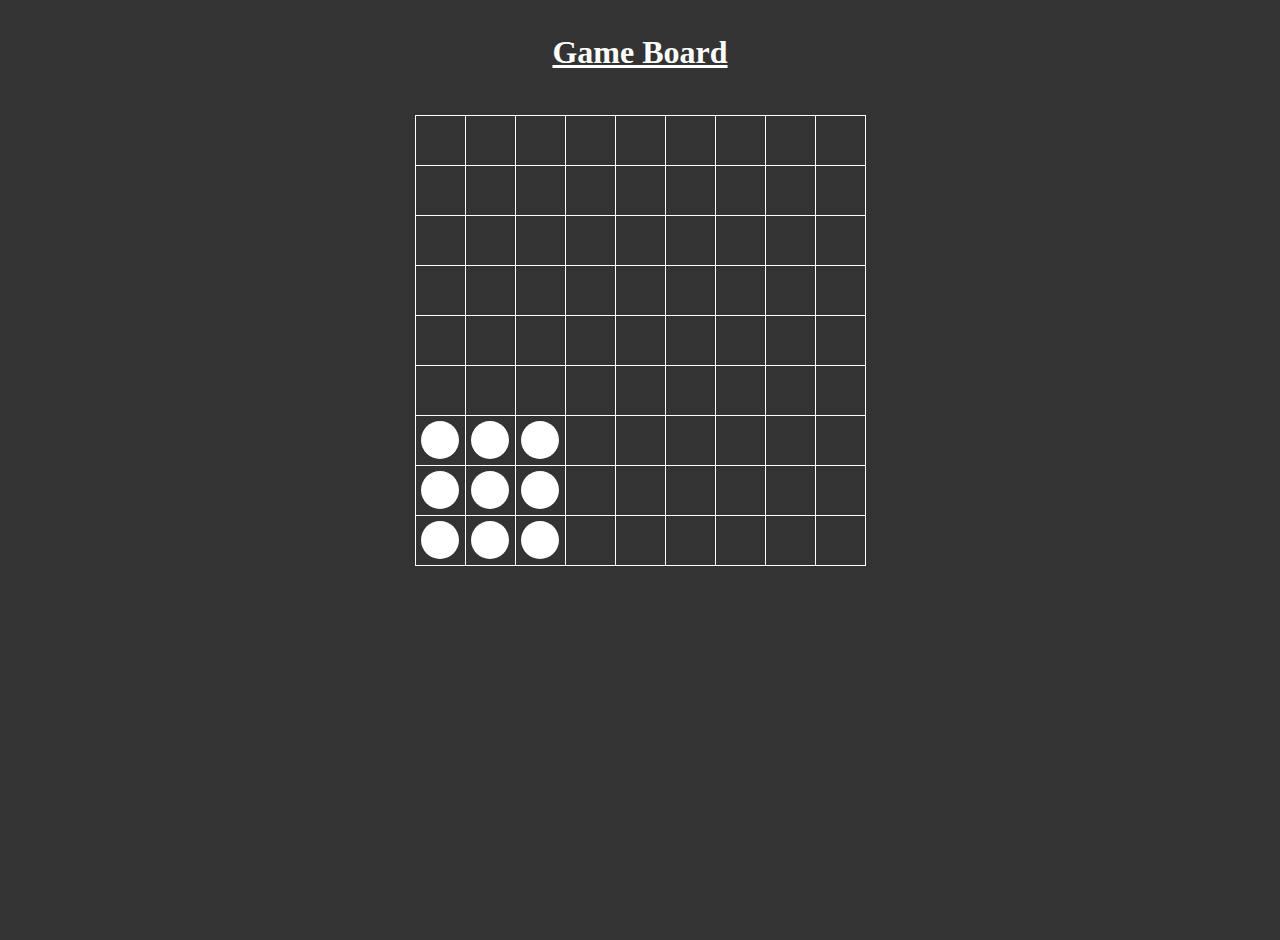
<file: halma/index.html>
<!DOCTYPE html>
<html>
<head>
	<meta charset="utf-8">
  <title>Halma</title>
	<link rel="stylesheet" type="text/css" href="css/style.css">
</head>
<body onload="init()">
 	<div id="wrapper">
 			<h1>Game Board</h1>
	 		<canvas width="451" height="451" id="board">
	 		</canvas>
 		</div>
  <script type="text/javascript" src="js/game.js"></script>
</body>
</html>
</file>
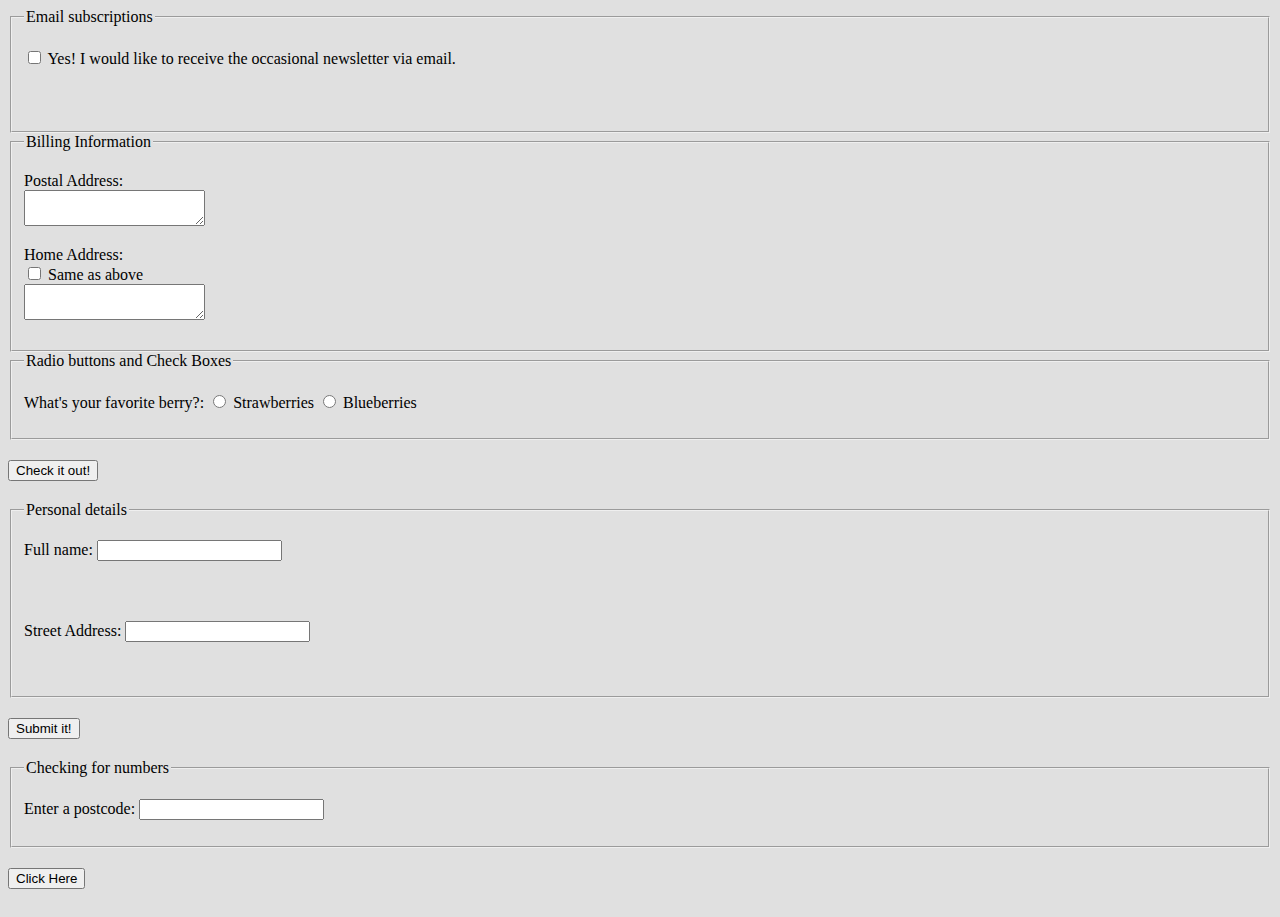
<file: peekaboo/index.html>
<!DOCTYPE HTML>
<html lang="en">
<head>
    <title>JavaScript Challenges</title>
    <link rel="stylesheet" type="text/css" href="css/main.css">
</head>
<body onLoad="init()">

<form action="#" method="get">
  <fieldset>
    <legend>Email subscriptions</legend>
    <p id="subscribepara">
      <label>
        <input type="checkbox" name="subscribe" id="subscribe">
        Yes! I would like to receive the occasional newsletter via email.
      </label>
    </p>
    <p id="emailpara">
      <label>
        Email Address:
        <input type="text" name="email" id="email">
      </label>
    </p>
  </fieldset>
</form>
<form action="#" method="get">
  <fieldset>
  <legend>Billing Information</legend>
  <p><label>
      Postal Address:<br>
    <textarea name="postaladdress" id="postaladdress"></textarea>
    </label></p>
  <p>
    Home Address:<br>
    <label>
       <input type="checkbox" name="homepostalcheck" id="homepostalcheck">
       Same as above
    </label><br>
    <textarea name="homeaddress" id="homeaddress"></textarea>
  </p>
  </fieldset>
</form>
<form action="#" method="get" onsubmit="return berryForm()">
  <fieldset>
    <legend>Radio buttons and Check Boxes</legend>
    <p>
      What's your favorite berry?: 
      <label>
        <input type="radio" value="strawberry" name="favfruit" id="optstraw">
        Strawberries
      </label>
      <label>
        <input type="radio" value="blueberry" name="favfruit" id="optblue">
        Blueberries
      </label>
    </p>
  </fieldset>
  <input type="submit" value="Check it out!" class="btn">
</form>
<form action="#" method="get" onsubmit="return personalForm()">
  <fieldset>
    <legend>Personal details</legend>
    <p>
      <label> Full name: <input type="text" name="fullname" id="fullname">
      </label>
    </p>
    <p class="errormsg" id="nameerrormsg">Please enter your name above</p>
    <p>
      <label>
        Street Address:
        <input type="text" name="streetaddr" id="streetaddr">
      </label>
    </p>
    <p class="errormsg" id="addrerrormsg">Please enter your street address</p>
  </fieldset>
  <input type="submit" value="Submit it!" class="btn" id="personalDetailsSubmit"> 
</form>

<form action="#" method="get" onsubmit="return numberForm()">
  <fieldset>
    <legend>Checking for numbers</legend>
    <p> 
      Enter a postcode: <input type="textbox" name="numBox" id="numBox">
    </p>
  </fieldset>
  <input type="submit" value="Click Here" class="btn" id="checkForNumber">
</form>

</body>
<footer>
	    <script type="text/javascript" src="js/peek.js"></script>
</footer>
</html>
</file>
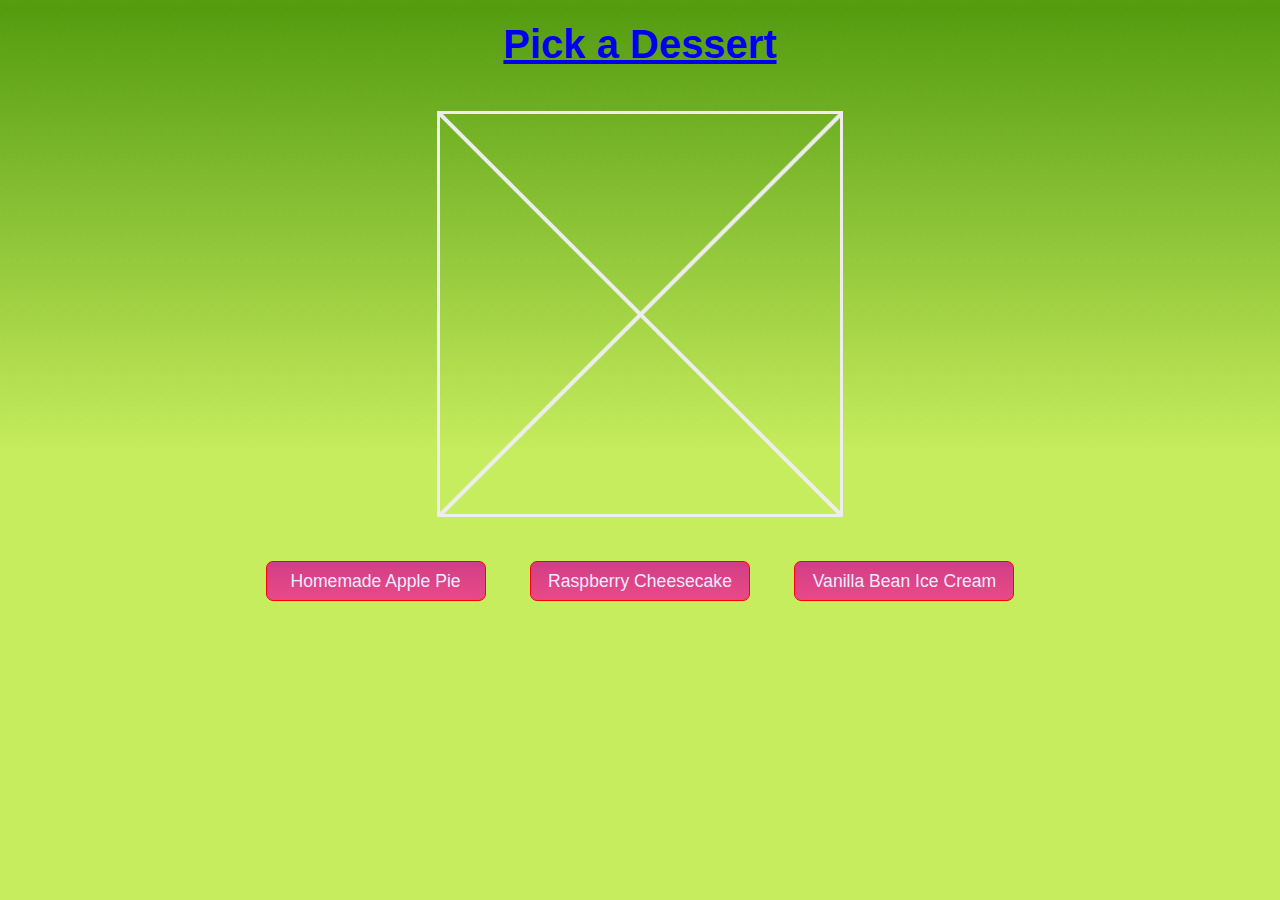
<file: pick-dessert/index.html>
<!DOCTYPE html>
<html>
<head>
  <meta charset="utf-8">
  <link rel="stylesheet" href="css/style.css">
  <title>Pick Your Favorite Dessert</title>
</head>
<body>
  <div id="wrapper">    
    <header>
      <h1><a href="index.html">Pick a Dessert</a></h1>
    </header>
    <section>
      <img src="img/blank.png" alt="dessert" id="dessert">
    </section>
    <form action="pick">
      <button type="button" class="bt" id="pie">Homemade Apple Pie</button>
      <button type="button" class="bt" id="cake">Raspberry Cheesecake</button>
      <button type="button" class="bt" id="cream">Vanilla Bean Ice Cream</button>
    </form>
  </div>

  <script type="text/javascript" src="js/jquery.js"></script>
  <script type="text/javascript" src="js/tasty.js"></script>
</body>
</html>
</file>
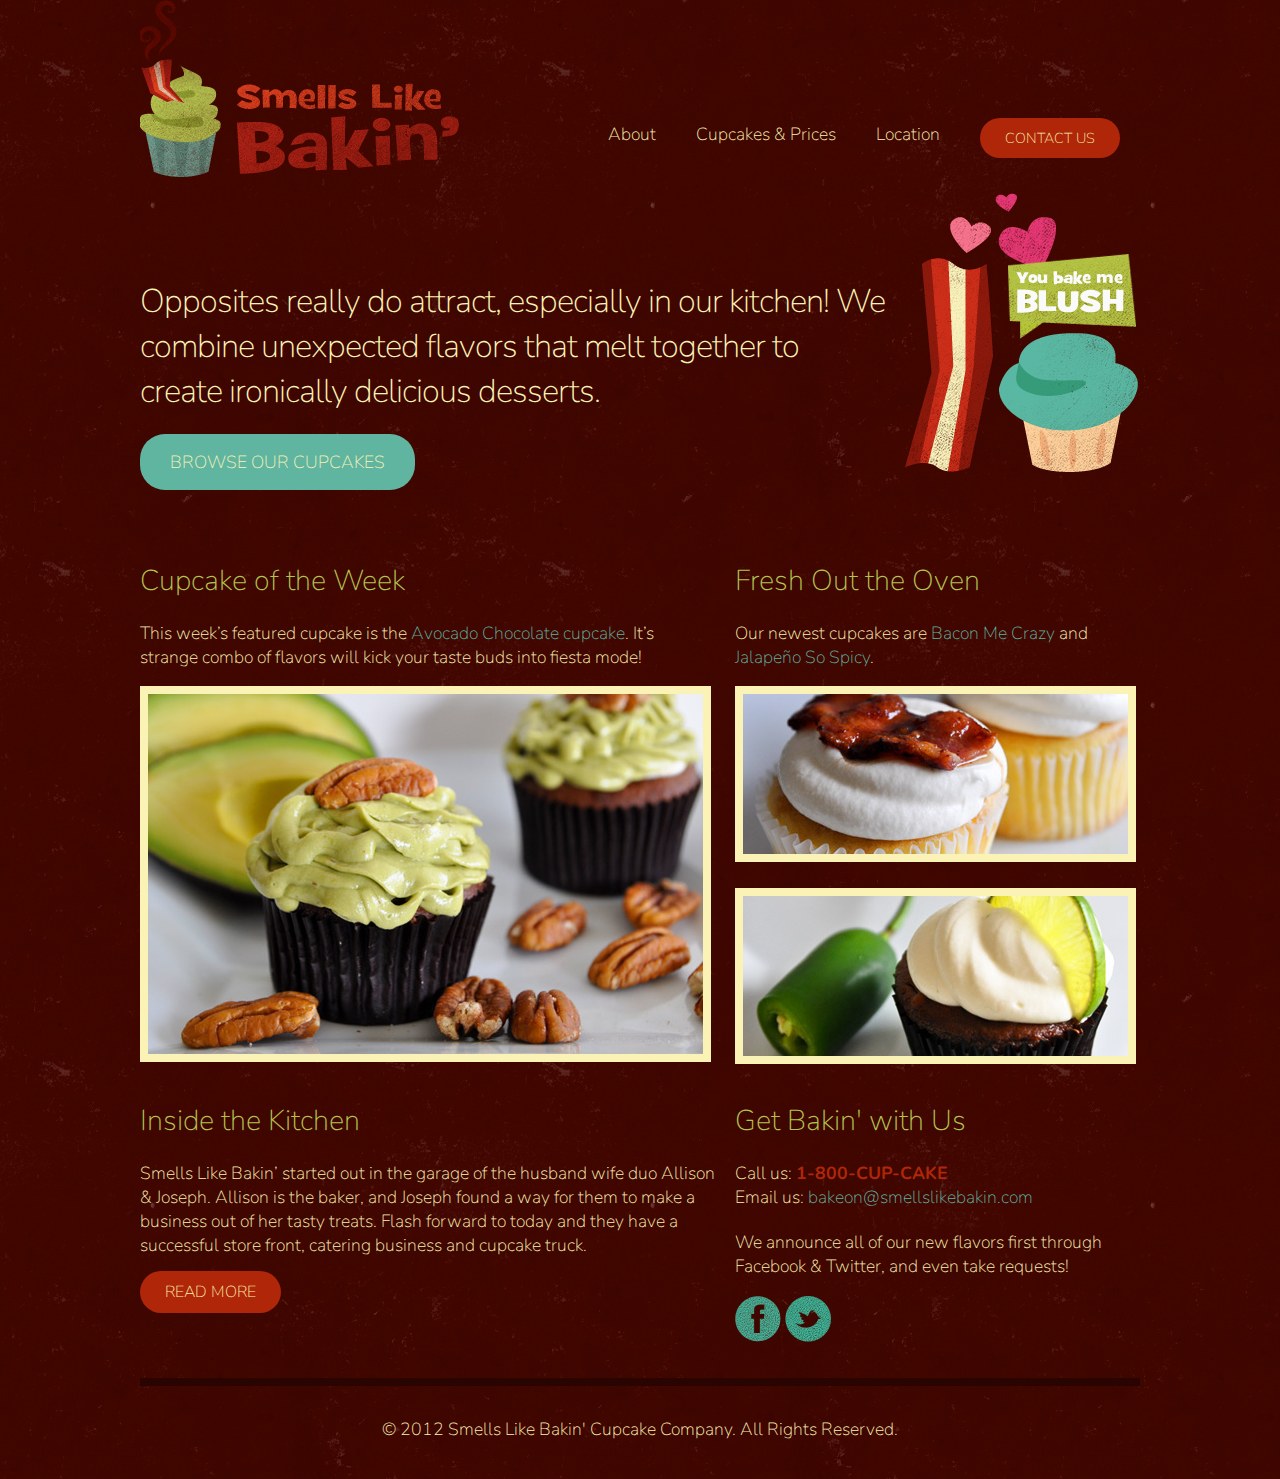
<file: smells-like-bakin/index.html>
<!DOCTYPE html>
<html>
  <head>
    <meta http-equiv="content-type" content="text/html"; charset="utf-8">
    <link rel="stylesheet" type="text/css" href="css/normalize.css">
    <link rel="stylesheet" type="text/css" href="css/grid.css">
    <link rel="stylesheet" type="text/css" href="css/style.css">
    <link rel="stylesheet" type="text/css" href="http://fonts.googleapis.com/css?family=Nunito:400,300,700">

    <title>Smells Like Bakin' Cupcake Shop</title>
  </head>
  <body>
    <div class="wrapper">
      <div id="intro">
        <div class="grid_4">
          <img src="img/logo.gif" alt="smells_like_bakin">
        </div>
        <div class="grid_8 omega">
          <ul id="nav">
            <li><a href="#">About</a></li>
            <li><a href="orderform.html">Cupcakes &amp; Prices</a></li>
            <li><a href="#">Location</a></li>
            <li class="last"><a href="#" class="maroon btn">CONTACT US</a></li>
          </ul>
        </div>
      </div>

      <div class="hero">
        <div class="grid_9 hero">
          <h2> Opposites really do attract, especially in our kitchen! We combine unexpected flavors that melt together to create ironically delicious desserts.</h2>
          <p><a href="#" class="aqua btn">BROWSE OUR CUPCAKES</a></p>
        </div>
        <div class="grid_3 omega">
          <img src="img/you-bake-me-blush.gif" alt="you_bake_me_blush">
        </div>
      </div>

      <div id="content">
        <div id="featured-cupcake" class="grid_7">
          <h3>Cupcake of the Week</h3>
          <p>This week’s featured cupcake is the <span class="aqua-text">Avocado Chocolate cupcake</span>. It’s strange combo of flavors will kick your taste buds into fiesta mode!
          </p>
          <img src="img/featured-cupcake.jpg" alt="featured-cupcake" class="img-border">
        </div>
        <div id="fresh-oven" class="grid_5 omega">
          <h3>Fresh Out the Oven </h3>
          <p>Our newest cupcakes are <span class="aqua-text">Bacon Me Crazy</span> and <span class="aqua-text">Jalapeño So Spicy</span>.</p>
          <img src="img/new-cupcake-bacon.jpg" alt="new-cupcake-bacon" class="img-border top">
          <img src="img/new-cupcake-jalapeno.jpg" alt="new-cupcake-jalapeno" class="img-border">
        </div>
        <div id="inside-kitchen" class="grid_7">
          <h3>Inside the Kitchen</h3>
          <p>Smells Like Bakin’ started out in the garage of the husband wife duo Allison &amp; Joseph. Allison is the baker, and Joseph found a way for them to make a business out of her tasty treats. Flash forward to today and they have a successful store front, catering business and cupcake truck.</p>
          <a href="#" class="maroon btn">READ MORE</a>
        </div>
        <div id="get-bakin" class="grid_5 omega">
          <h3>Get Bakin' with Us</h3>
          <p>Call us: <span class="maroon-text"><strong>1-800-CUP-CAKE</strong></span><br>
            Email us: <span class="aqua-text">bakeon@smellslikebakin.com</span>
          </p>
          <p>We announce all of our new flavors first through Facebook &amp; Twitter, and even take requests!</p>
          <a href="www.facebook.com/smellslikebakin"><img src="img/facebook.gif" alt="facebook"></a>
          <a href="www.twitter.com/smellslikebakin"><img src="img/twitter.gif" alt="twitter"></a>
        </div>
      </div>

      <div id="footer" class="grid_12">
        <p class="copyright">&copy; 2012 Smells Like Bakin' Cupcake Company. All Rights Reserved.</p>
      </div>

    </div>
  </body>
</html>
</file>
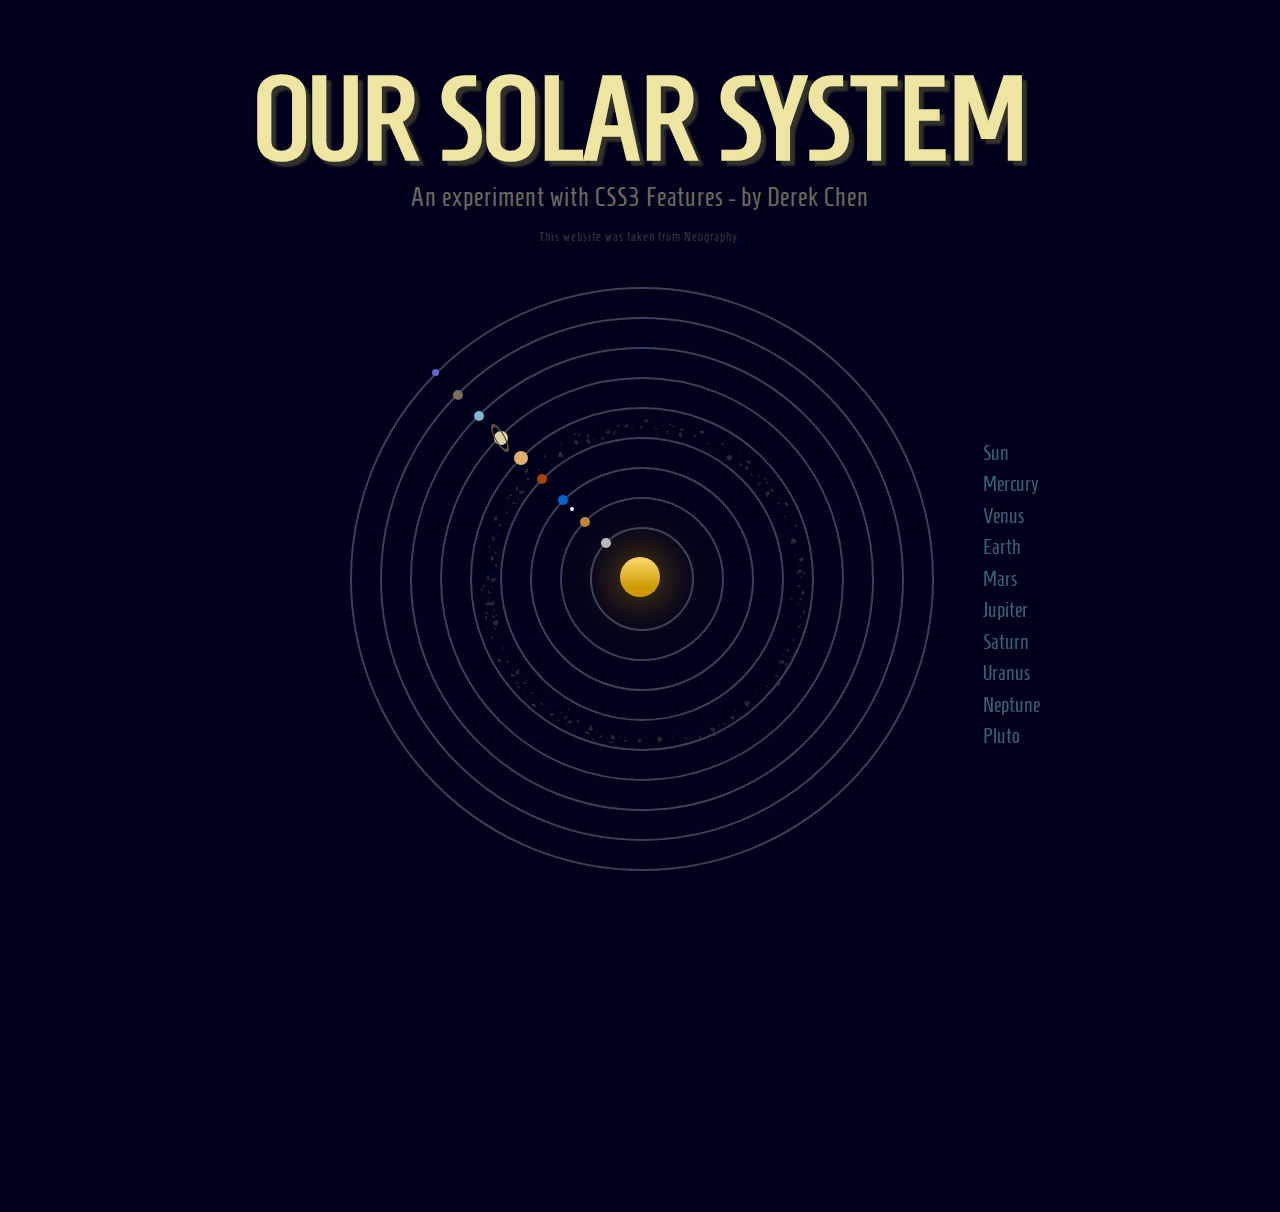
<file: solar-system/index.html>
<!DOCTYPE html>
<html>
  <head>
    <title>Our Solar System</title>
    <meta name="author" content="Alex Giron" /> 
    <meta name="copyright" content="Neography" /> 
    <link rel="stylesheet" type="text/css" href="css/style.css">
    <link href='http://fonts.googleapis.com/css?family=Homenaje' rel='stylesheet' type='text/css'>
  </head>
  <body>
    <div id="wrapper">
        <section>
          <header class="clearfix">
              <h1>Our Solar System</h1>
              <p>An experiment with CSS3 Features - by Derek Chen</p>
              <p class="disclaimer">This website was taken from <a 
                href="http://neography.com/experiment/circles/solarsystem/">Neography</a>.</p>
          </header>
        </section>
    
        <section class="clearfix" id="solar">
          <ul class="solarsystem">
            <li class="sun"><a href="#sun"><span>Sun</span></a></li>
            <li class="mercury"><a href="#mercury"><span>Mercury</span></a></li>
            <li class="venus"><a href="#venus"><span>Venus</span></a></li>
            <li class="earth"><a href="#earth"><span>Earth
              <span class="moon">Moon</span></span></a></li>
            <li class="mars"><a href="#mars"><span>Mars</span></a></li>
            <li class="asteroid"><span>Asteroids &amp; Meteorids</span></li>
            <li class="jupiter"><a href="#jupiter"><span>Jupiter</span></a></li>
            <li class="saturn"><a href="#saturn"><span>Saturn<span class="ring">Ring</span></span></a></li>
            <li class="uranus"><a href="#uranus"><span>Uranus</span></a></li>
            <li class="neptune"><a href="#neptune"><span>Neptune</span></a></li>
            <li class="pluto"><a href="#pluto"><span>Pluto</span></a></li>
          </ul>  
        </section>

        <div class="names">
          <ul>
            <li id="sun">Sun</li>
            <li id="mercury">Mercury</li>
            <li id="venus">Venus</li>
            <li id="earth">Earth</li>
            <li id="mars">Mars</li>
            <li id="jupiter">Jupiter</li>
            <li id="saturn">Saturn</li>
            <li id="uranus">Uranus</li>
            <li id="neptune">Neptune</li>
            <li id="pluto">Pluto</li>
          </ul>
        </div>


    </div>
  </body>  
</html>
</file>
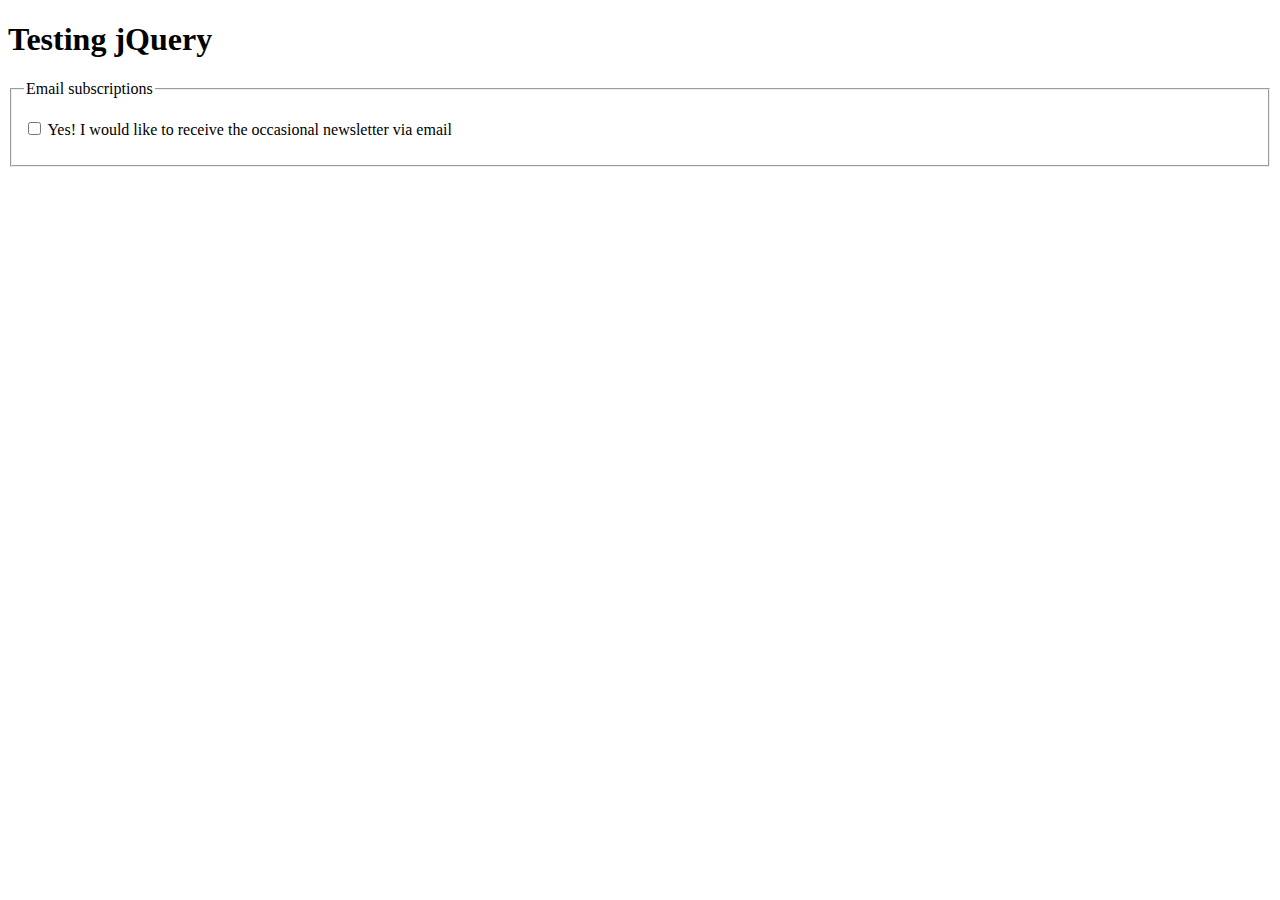
<file: peekaboo/index2.html>
<!DOCTYPE HTML>
<html lang="en">
  <head>
    <title>Javascript challenge 10</title>
    <script type="text/javascript" src="js/jquery.js"></script>
    <script type="text/javascript">
      $(function(){
        $("p#emailpara").hide();
        $("[type=checkbox]").click(function(){
          $("p#emailpara").slideDown("slow");
        });
      });
    </script>

  </head>
  <body>
    <h1>Testing jQuery</h1>
    <form action="mailto:me@example.com" method="post">
      <fieldset>
        <legend>Email subscriptions</legend>

        <p id="subscribepara">
          <label>
            <input type="checkbox" name="subscribe" id="subscribe">
            Yes! I would like to receive the occasional newsletter via email
          </label>
        </p>

        <p id="emailpara">
          <label>
            Email Address:
            <input type="text" name="email" id="email">
          </label>
        </p>

      </fieldset>
    </form>
  </body>
</html>
</file>
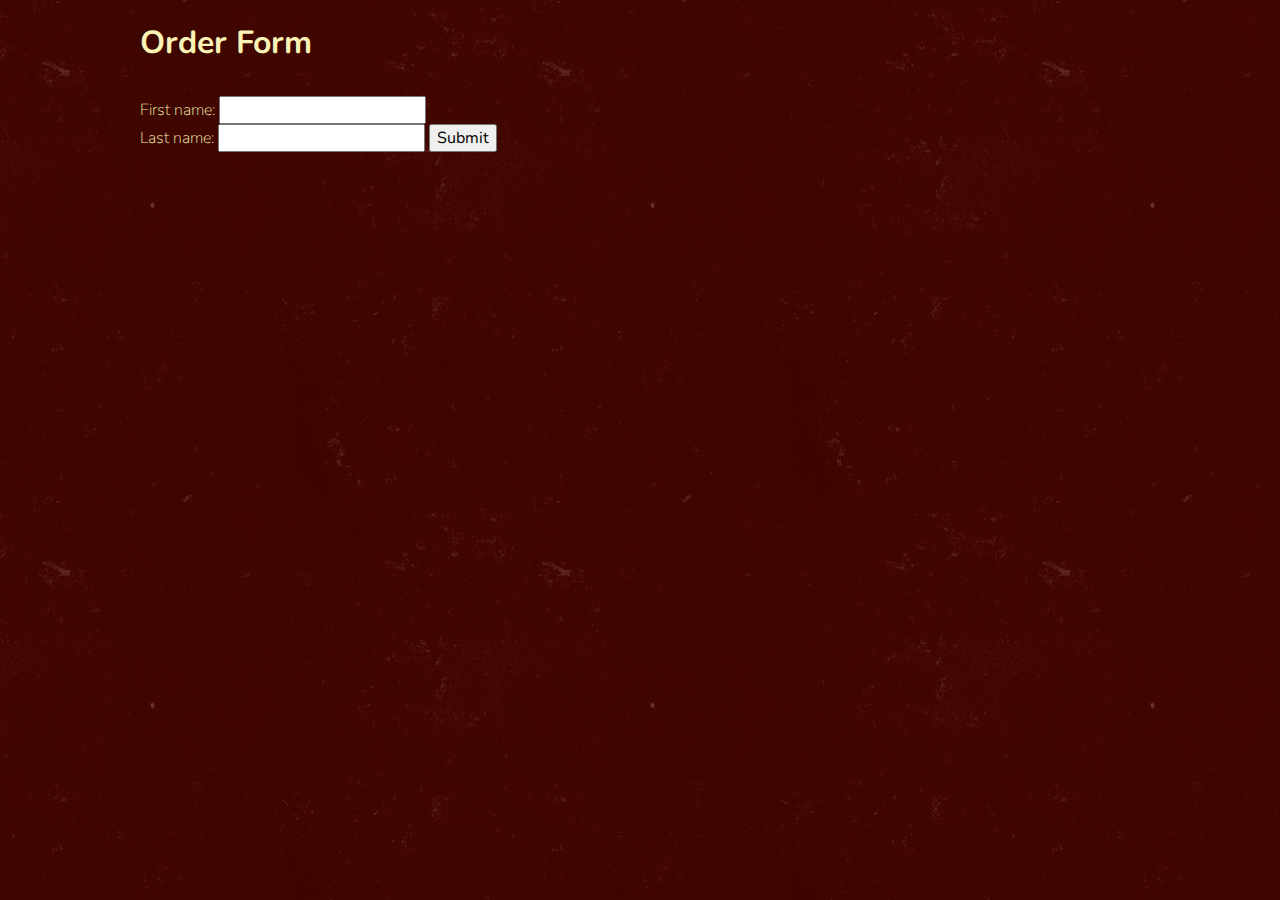
<file: smells-like-bakin/orderform.html>
<!DOCTYPE html>
<html>
  <head>
    <meta http-equiv="content-type" content="text/html"; charset="utf-8">
    <link rel="stylesheet" type="text/css" href="css/style.css">
    <link rel="stylesheet" type="text/css" href="css/grid.css">
    <link rel="stylesheet" type="text/css" href="css/normalize.css">
    <link rel="stylesheet" type="text/css" href="http://fonts.googleapis.com/css?family=Nunito:400,300,700">

    <title>Cupcake Order Form</title>
  </head>
  <body>
    <div class="wrapper">
      <div id="intro">
        <div class="grid_12">
          <h1>Order Form</h1>
        </div>

      <form action="#" method="get">
        <label for="firstname">First name:</label>
        <input id="firstname" type="text" name="firstname"><br>
        <label for="lastname">Last name:</label>
        <input id="lastname" type="text" name="lastname">

        <button id="submit" type="button">Submit</button>
      </form>

<!-- Number Picker -->
</file>
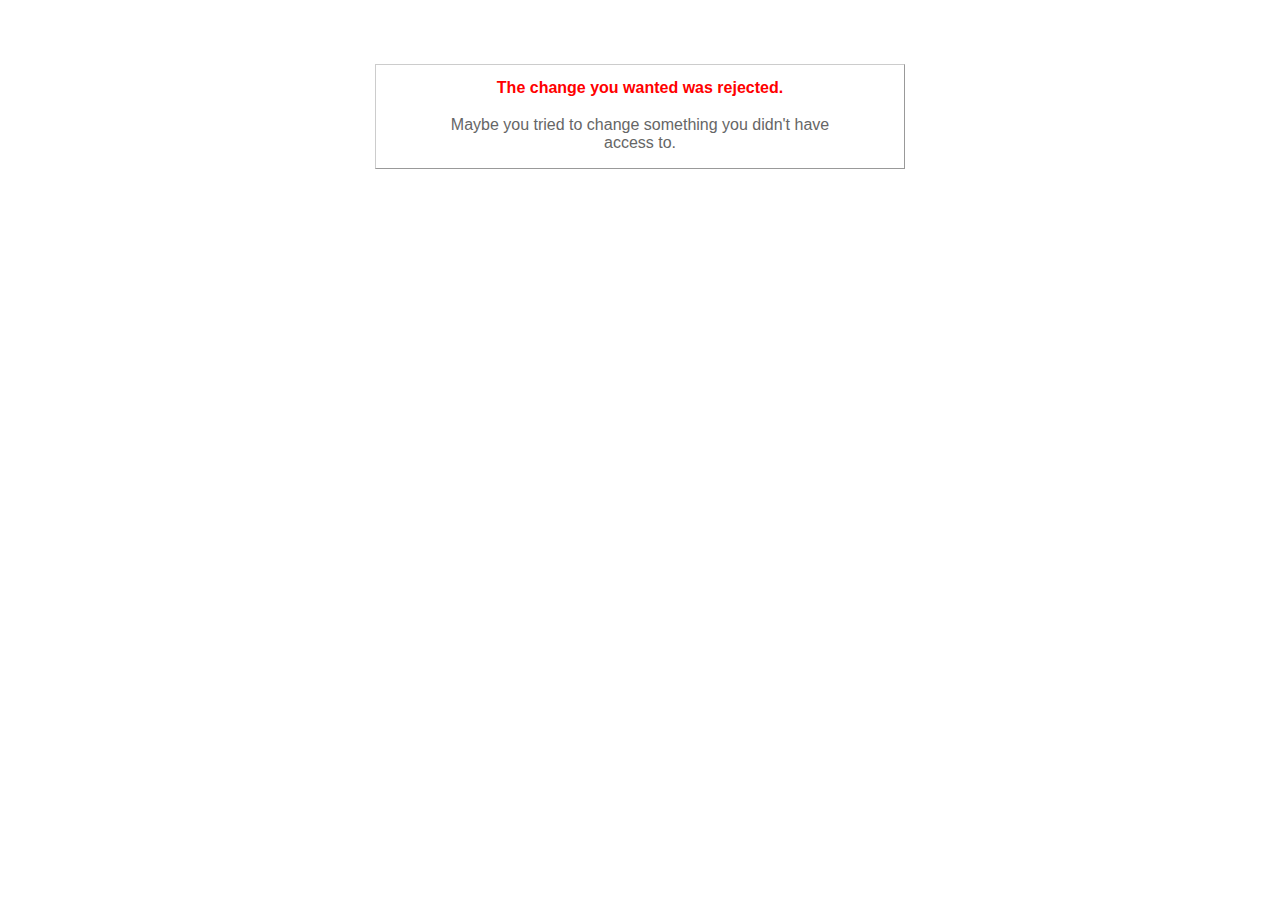
<file: railsbridge-tron/public/422.html>
<!DOCTYPE html>
<html>
<head>
  <title>The change you wanted was rejected (422)</title>
  <style type="text/css">
    body { background-color: #fff; color: #666; text-align: center; font-family: arial, sans-serif; }
    div.dialog {
      width: 25em;
      padding: 0 4em;
      margin: 4em auto 0 auto;
      border: 1px solid #ccc;
      border-right-color: #999;
      border-bottom-color: #999;
    }
    h1 { font-size: 100%; color: #f00; line-height: 1.5em; }
  </style>
</head>

<body>
  <!-- This file lives in public/422.html -->
  <div class="dialog">
    <h1>The change you wanted was rejected.</h1>
    <p>Maybe you tried to change something you didn't have access to.</p>
  </div>
</body>
</html>
</file>
<file: halma/css/style.css>
body {
	background-color: #333333;
  color: #ffffff;
}
h1 {
  text-decoration: underline;
  font-size: 2em;
  font-family: "Garamond", "Times New Roman", Times, serif;
  padding: 14px 0px;
  margin: 0px 0px 30px 0px;
}
#wrapper {
	margin: 20px auto;
	width: 600px;
  height: 900px;
  text-align: center;
	font-family: arial, sans-serif;
  position: relative;
}
</file>
<file: peekaboo/css/main.css>
body {
	background-color: #E0E0E0;
}
#wrapper {
	margin: 0 auto;
	width: 600px;
	font-family: arial, sans-serif;
}
.btn {
	margin: 20px 0px;
}
.errormsg {
	font-size: 1.5em;
	color: red;
	font-weight: bold;
	font-family: arial, sans-serif;
	visibility: hidden;
	margin: 0px;
}
#emailpara {
	visibility: hidden;
}
</file>
<file: pick-dessert/css/style.css>
/***********************
Page Styles
************************/

body {
  margin 0;
  background: #C6ED5E url('../img/background.jpg') repeat-x;
  font-family: verdana, sans-serif;
}

#wrapper {
	width: 960px;
	margin: 0 auto;
}

p {
	line-height: 1.5em;
	color: #333333;
}

a:visited {
	color: #EEEEEE;
}

a:hover {
	color: blue;
}

/***********************
Body Styles
************************/


h1 {
	text-align: center;
	text-decoration: underline;
	font-family: "Gill Sans MT", "Arial", "Tahoma", sans-serif;
  padding: 14px 0px;
  font-size: 2.5em;
	margin: 0;
	color: #EEEEEE;
}

section {
	height: 400px;
	padding: 0;
	margin: 20px 0 60px 0;
	text-align: center;
}

#dessert {
	margin: 10px auto;
	border: 3px solid #EEEEEE;
}

form {
	text-align: center;
	margin: 40px 0;
}

.bt {
	width: 220px;
	height: 40px;
	margin: 0 20px;
	color: #EBEBFF;
	font-family: "Arial", "Tahoma", sans-serif;
	font-size: 1.1em;
	background: #D13E87;
	background:-moz-linear-gradient(top,#D13E87 0%,#E94A86 100%);
	background:-webkit-linear-gradient(top,#D13E87 0%,#E94A86 100%);
	background:linear-gradient(top,#D13E87 0%,#E94A86 100%);
	border-radius: 7px;
	border: 1px solid red;
}
</file>
<file: smells-like-bakin/css/grid.css>
/*
 Width: 1000px
 # Columns : 12 
 Column width: 65px
 Gutter : 20px 

 */
.grid_1 { width: 65px; }
.grid_2 { width: 150px; }
.grid_3 { width: 235px; }
.grid_4 { width: 320px; }
.grid_5 { width: 405px; }
.grid_6 { width: 490px; }
.grid_7 { width: 575px; }
.grid_8 { width: 660px; }
.grid_9 { width: 745px; }
.grid_10 { width: 830px; }
.grid_11 { width: 915px; }
.grid_12 { width: 1000px; }

.grid_1,
.grid_2,
.grid_3,
.grid_4,
.grid_5,
.grid_6,
.grid_7,
.grid_8,
.grid_9,
.grid_10,
.grid_11,
.grid_12 {
	margin: 0 20px 10px 0;
	float: left;
	display: block;
}

.alpha{margin-left:0px;}
.omega{margin-right:0px;}

.wrapper{
	width: 1000px; 
	margin: auto;
}



.clear{clear:both;display:block;overflow:hidden;visibility:hidden;width:0;height:0}.clearfix:after{clear:both;content:' ';display:block;font-size:0;line-height:0;visibility:hidden;width:0;height:0}* html .clearfix,*:first-child+html .clearfix{zoom:1}
</file>
<file: smells-like-bakin/css/style.css>
/* typography.css */
body {color:#fbf3b6;
	background: url(bg-texture.jpg) repeat scroll 0 0 #420600;
	font-family: "Nunito", sans-serif;
	font-weight: 100;

}
p {
	margin-top: 1.2em;
	font-size: 1.1em;
}

h2 {font-size:2.05em;
	margin: 1.4em 0 1.1em 0;
	font-weight: 100;
	letter-spacing: -1px;
}
h3 {font-size:1.8em;
	margin-bottom:0.6em;
	color: #B4C34F;
	font-weight: 100;
}


a {text-decoration: none;
	color: #fbf3b6;	
}
li {display: inline;
	font-size: 1.1em;
	list-style-type: none;
	padding: 10px 20px;
	float: left;
}

#nav {
	margin-top: 7em;
	float: right;
}
#footer {
	padding: 10px 0;
	border-top: 8px solid #2A0400;
}
#inside-kitchen {
	margin: -8px 20px 0px 0px; 
}
#get-bakin {
	margin: -8px 0px 30px 0px;
}
.copyright {
	font-size: 1.1em;
	text-align: center;
}
.hero {
	padding: 2.5em 0 1.9em 0;
}
.btn {
	border-radius: 25px;
	padding: 10px 25px;
}
.aqua-text {color:#60B5A0;}
.aqua {background-color: #60B5A0; padding: 16px 30px;}
.maroon-text {color:#af2708;}
.maroon {background-color: #af2708;
	position: relative;
	top: 6px;
}
.img-border {
	border: 8px solid #fbf3b6;
	margin: ;
}
.top {
	margin-bottom: 20px;
}
.last {
	font-size: 0.9em;
}
label #firstname {
	margin: 20px;
}
</file>
<file: solar-system/css/style.css>
* {
    margin: 0;
    padding: 0;
}

body {
  font: 14px/1.5 'Homenaje', Helvetica, Arial, sans-serif;
  background: #00001C; 
}

#wrapper {
  width: 960px;
  margin: 0 auto;
  padding: 60px 0;
}
section {
    display: block;
    position: relative;
}
header {
  text-align: center;
}
header h1 {
  font-size: 118px;
  color: #eee5a2;
  text-shadow: 5px 5px 2px #32312b;
  text-transform: uppercase;
  line-height: 1;
}
header p {
  font-size: 26px;
  color: #6a695f;
  margin: 0 0 10px;
  letter-spacing: 1px;
}
header .disclaimer {
    font-size: 13px;
    color: #33373d;
 }
 header p a {
  text-decoration: none;
  color: #33373d;
}
header p a:hover {
  text-decoration: underline;
  color: #6a695f;
}

/*******************
Solar System Styles
 ******************/
ul.solarsystem {
  position: relative;
  height: 640px;
  list-style: none;
  -webkit-transition: all 0.09s ease-in;
  transition: all 0.09s ease-in;
  overflow: hidden;
  -webkit-transform: rotateX(0deg);
}
ul.solarsystem li {
  text-indent: -9999px;
  display: block;
  position: absolute;
  border: 2px solid #394057;
 }
ul.solarsystem li span {
  display: block;
  position: absolute;
  border-radius: 10px;
  width: 10px;
  height: 10px;
}
/*******************
 The Sun
 ******************/
ul.solarsystem li.sun {
  width: 40px;
  height: 40px;
  border: none;
  top: 300px;
  left: 460px;
  z-index: 100;
}
ul.solarsystem li.sun span {
  width: 40px;
  height: 40px;
  background: #ffcc33;
  background-image: -webkit-gradient(linear,
        left bottom,
        left top,
        color-stop(0.22, rgb(204,153,0)),
        color-stop(1, rgb(255,219,112))
  );
  border-radius: 21px;
  box-shadow: 0px 0px 50px #cc9900;
}
/*******************
 The Planets
 ******************/
li.mercury {
  width: 100px;
  height: 100px;
  border-radius: 52px;
  top: 270px;
  left: 430px;
  z-index: 99;
  -webkit-animation: spinMercury 5s infinite linear;
}
ul.solarsystem li.mercury span {
  background: #b6bac5;
  top: 9px;
  left: 9px;
}
li.venus {
  width: 160px;
  height: 160px;
  border-radius: 82px;
  top: 240px;
  left: 400px;
  z-index: 98;
  -webkit-animation: spinVenus 8s infinite linear;
}
ul.solarsystem li.venus span {
  width: 10px;
  height: 10px;
  background: #bf8639;
  top: 18px;
  left: 18px;
}
li.earth {
  width: 220px;
  height: 220px;
  border-radius: 112px;
  top: 210px;
  left: 370px;
  z-index: 97;
  -webkit-animation: spinEarth 12s infinite linear;
}
ul.solarsystem li.earth span {
  width: 10px;
  height: 10px;
  background: #0066cc;
  top: 26px;
  left: 26px;
  -webkit-animation: spinMoon 4s infinite linear;
}
ul.solarsystem li.earth span.moon {
  width: 4px;
  height: 4px;
  background: #EEEEEE;
  top: 12px;
  left: 12px;
  -webkit-animation: colorMoon 4s infinite linear;
}

li.mars {
  width: 280px;
  height: 280px;
  border-radius: 142px;
  top: 180px;
  left: 340px;
  z-index: 96;
  -webkit-animation: spinMars 20s infinite linear;
}
ul.solarsystem li.mars span {
  width: 10px;
  height: 10px;
  background: #aa4200;
  top: 35px;
  left: 35px;
}
li.jupiter {
  width: 340px;
  height: 340px;
  border-radius: 172px;
  top: 150px;
  left: 310px;
  z-index: 94;
  -webkit-animation: spinJupiter 30s infinite linear;
}
ul.solarsystem li.jupiter span {
  width: 14px;
  height: 14px;
  background: #e0ae6f;
  top: 42px;
  left: 42px;
}
li.saturn {
  width: 400px;
  height: 400px;
  border-radius: 202px;
  top: 120px;
  left: 280px;
  z-index: 93;
  -webkit-animation: spinSaturn 60s infinite linear;
}
ul.solarsystem li.saturn span {
  width: 14px;
  height: 14px;
  background: #dfd3a9;
  top: 52px;
  left: 52px;
}
ul.solarsystem li.saturn span.ring {
  border: 2px solid #5A4E34;
  background: none;
  left: -3px;
  top: -2px;
  -webkit-transform: skewY(50deg);
}
li.uranus {
  width: 460px;
  height: 460px;
  border-radius: 232px;
  top: 90px;
  left: 250px;
  z-index: 92;
  -webkit-animation: spinUranus 70s infinite linear;
}
ul.solarsystem li.uranus span {
  width: 10px;
  height: 10px;
  background: #82b3d1;
  top: 62px;
  left: 62px;
}
li.neptune {
  width: 520px;
  height: 520px;
  border-radius: 262px;
  top: 60px;
  left: 220px;
  z-index: 91;
  -webkit-animation: spinNeptune 100s infinite linear;
}
ul.solarsystem li.neptune span {
  width: 10px;
  height: 10px;
  background: #7c6a5c;
  top: 71px;
  left: 71px;
}
li.pluto {
  width: 580px;
  height: 580px;
  border-radius: 292px;
  top: 30px;
  left: 190px;
  z-index: 90;
  -webkit-animation: spinPluto 120s infinite linear;
}
ul.solarsystem li.pluto span {
  width: 7px;
  height: 7px;
  background: #6666CC;
  top: 80px;
  left: 80px;
}

/*******************
 Asteroid Belt
 ******************/

ul.solarsystem li.asteroid {
  background: url('../images/asteroidBelt.png');
  height: 325px;
  width: 325px;
  z-index: 80;
  border: none;
  top: 161px;
  left: 320px;
    -webkit-animation: spinPluto 35s infinite linear;
}

/*******************
 Animation
 ******************/
@-webkit-keyframes spinMercury  {
  from {-webkit-transform: rotateZ(-300deg);}
  to {-webkit-transform: rotateZ(60deg);}
}
@-webkit-keyframes spinVenus {
  from {-webkit-transform: rotateZ(-120deg);}
  to {-webkit-transform: rotateZ(240deg);}
}
@-webkit-keyframes spinEarth {
  from {-webkit-transform: rotateZ(-240deg);}
  to {-webkit-transform: rotateZ(120deg);}
}
@-webkit-keyframes spinMars {
  from {-webkit-transform: rotateZ(-30deg);}
  to {-webkit-transform: rotateZ(330deg);}
}
@-webkit-keyframes spinJupiter {
  from {-webkit-transform: rotateZ(-90deg);}
  to {-webkit-transform: rotateZ(270deg);}
}
@-webkit-keyframes spinSaturn {
  from {-webkit-transform: rotateZ(-330deg);}
  to {-webkit-transform: rotateZ(30deg);}
}
@-webkit-keyframes spinUranus {
  from {-webkit-transform: rotateZ(-150deg);}
  to {-webkit-transform: rotateZ(210deg);}
}
@-webkit-keyframes spinNeptune {
  from {-webkit-transform: rotateZ(-210deg);}
  to {-webkit-transform: rotateZ(150deg);}
}
@-webkit-keyframes spinPluto {
  from {-webkit-transform: rotateZ(-270deg);}
  to {-webkit-transform: rotateZ(90deg);}
}
@-webkit-keyframes spinMoon {
  from {-webkit-transform: rotateZ(0deg);}
  to {-webkit-transform: rotateZ(360deg);}
}
@-webkit-keyframes colorMoon {
  0% {background: #EEEEEE;}
  50% {background: #444444;}
  100% {background: #EEEEEE;}
}

/*******************
 Highlight Names
 ******************/
.names {
  float: right;
  position: relative;
  bottom: 460px;
  right: 80px;
}
.names ul li {
  color: #386077;
  list-style-type: none;
  font-size: 1.5em;
  padding-left: 0px;
  display: block;
}
.names ul li:hover {
  cursor: pointer;
  color: orange;
  -webkit-transform: scale(1.1);
  padding-left: 1px;
}

li#neptune:hover {
  padding-left: 0px;
}

/*******************
 3D Magic
 ******************/
#solar {
  -webkit-perspective: 500;
}
ul.solarsystem:hover {
  -webkit-transform: rotateX(50deg);
  -webkit-transition: all, 2s;  
}
</file>
